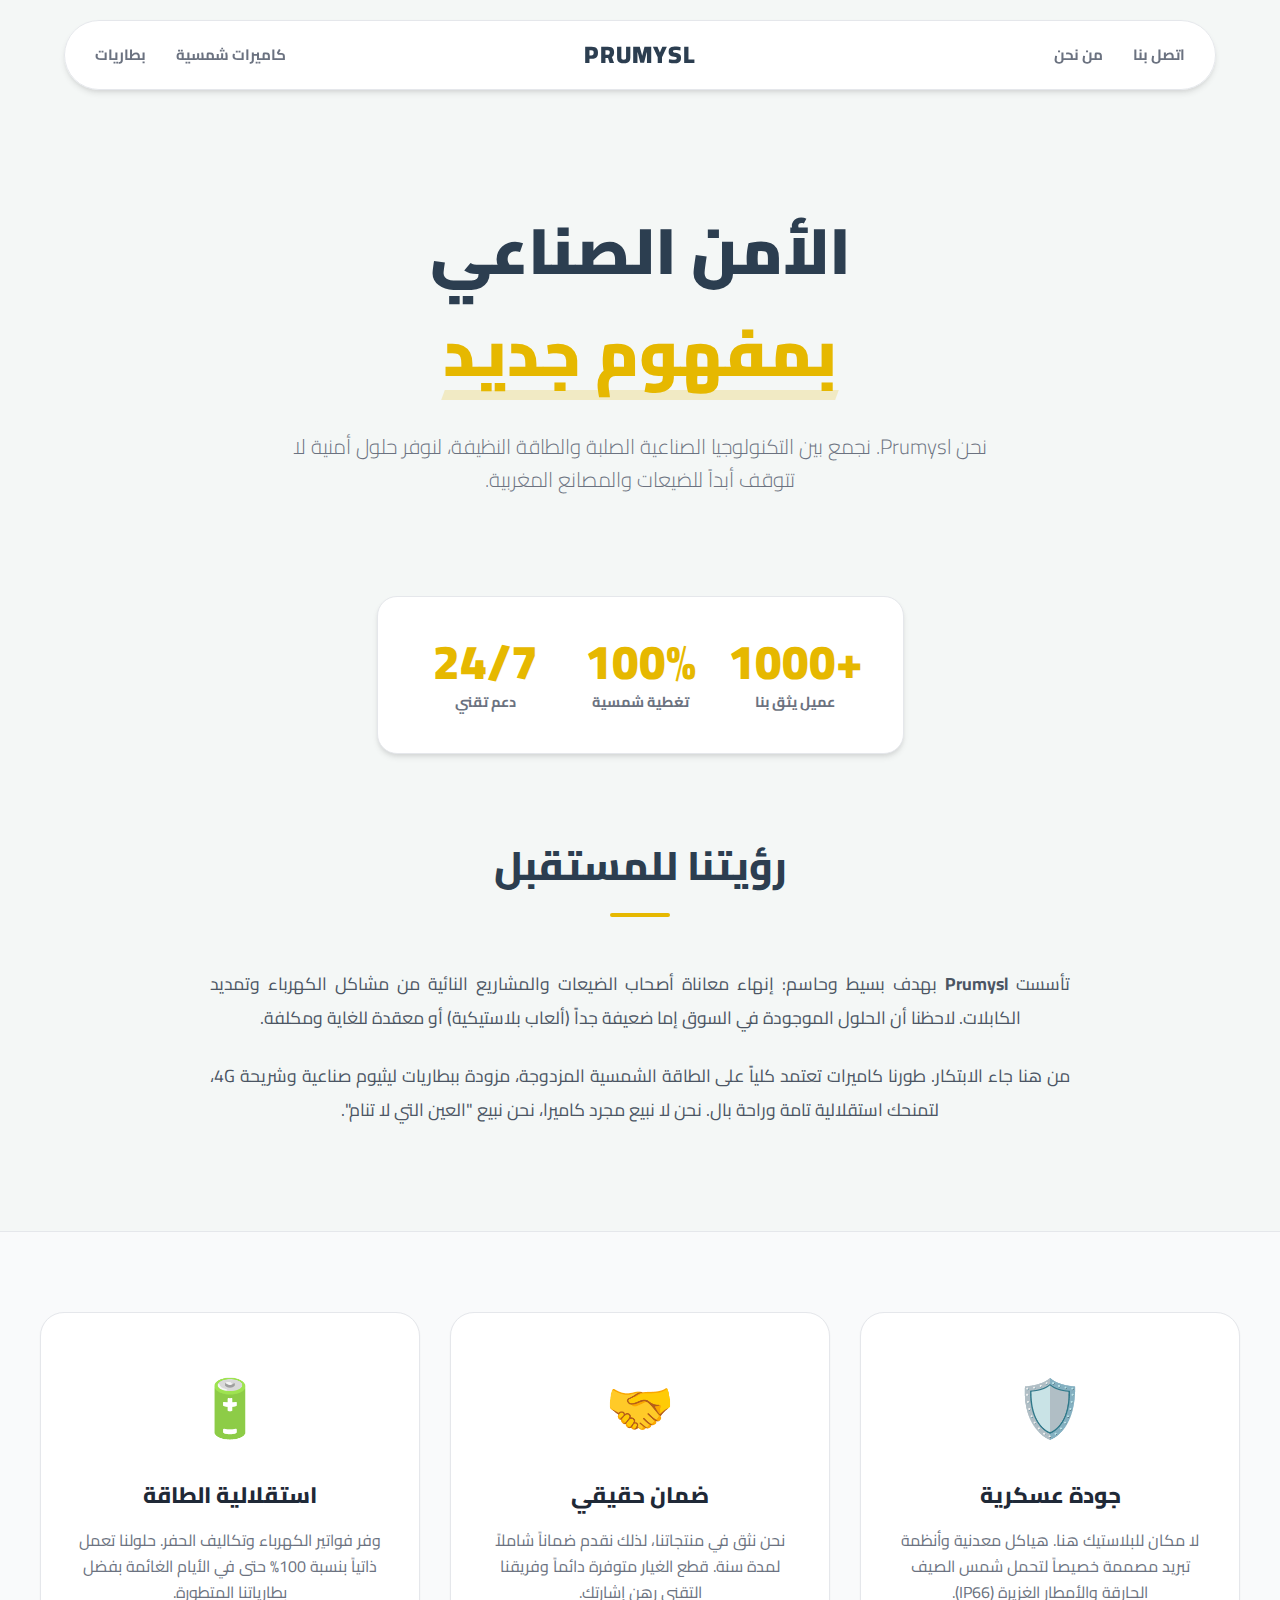
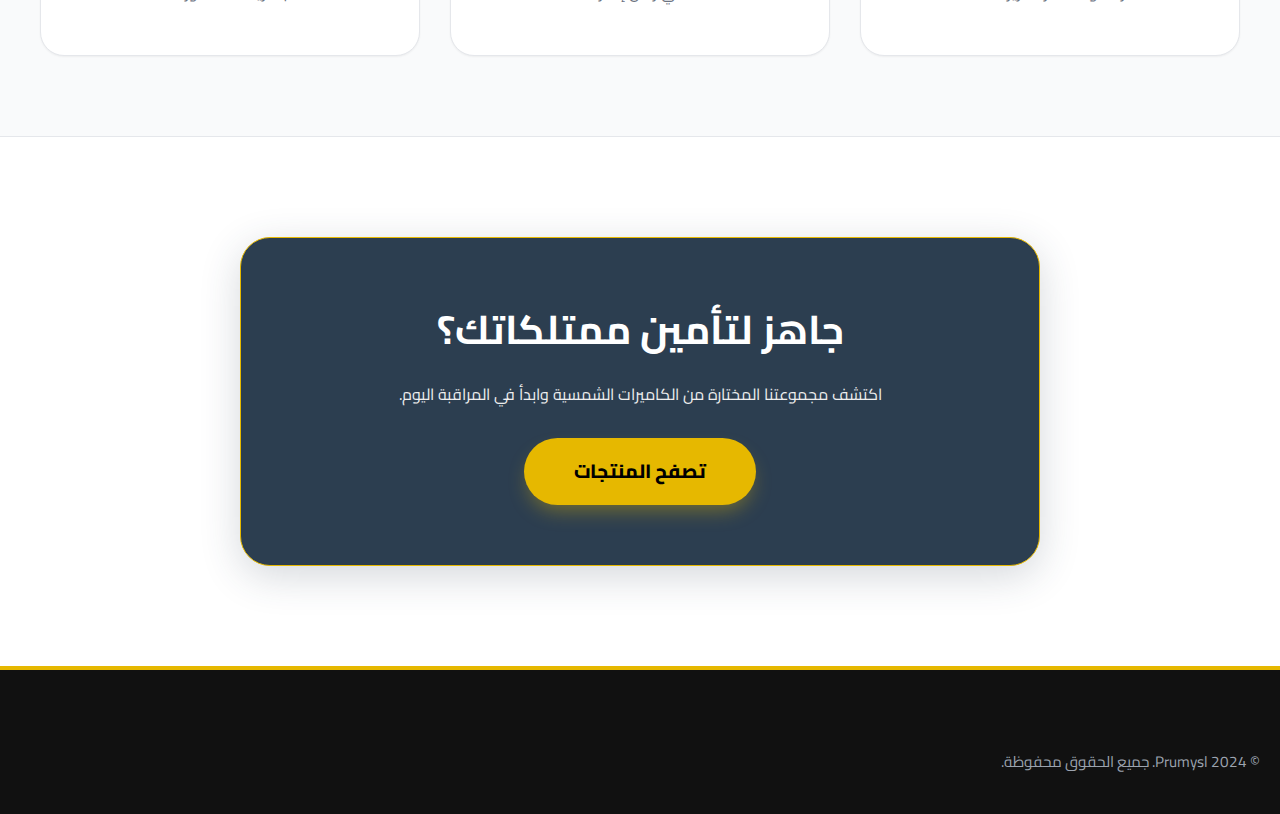
<file: about.html>
<!DOCTYPE html>
<html lang="ar" dir="rtl">
<head>
    <meta charset="UTF-8">
    <meta name="viewport" content="width=device-width, initial-scale=1.0">
    <title>من نحن | Prumysl - Industrial Security</title>
    <link href="https://fonts.googleapis.com/css2?family=Cairo:wght@400;600;700;900&display=swap" rel="stylesheet">
    <link rel="stylesheet" href="style.css">
</head>
<body>

    <div class="scroll-progress" id="scrollProgress"></div>

    <header class="floating-header">
        <div class="mobile-toggle" onclick="toggleMenu()">&#9776;</div>
        <nav class="nav-group">
            <a href="contact.html" class="nav-link">اتصل بنا</a>
            <a href="about.html" class="nav-link">من نحن</a>
        </nav>
        <a href="index.html" class="logo">Prumysl</a>
        <nav class="nav-group">
            <a href="index.html#products" class="nav-link">كاميرات شمسية</a>
            <a href="index.html#batteries" class="nav-link">بطاريات</a>
        </nav>
    </header>

    <div class="mobile-menu-container" id="mobileMenu">
        <a href="index.html" class="mobile-link">الرئيسية</a>
        <a href="index.html#products" class="mobile-link">المنتجات</a>
        <a href="contact.html" class="mobile-link">اتصل بنا</a>
    </div>

    <section class="about-hero">
        <h1>الأمن الصناعي <br><span class="hero-highlight">بمفهوم جديد</span></h1>
        <p>نحن Prumysl. نجمع بين التكنولوجيا الصناعية الصلبة والطاقة النظيفة، لنوفر حلول أمنية لا تتوقف أبداً للضيعات والمصانع المغربية.</p>
    </section>

    <div class="stats-bar">
        <div class="stat-item">
            <h3>+1000</h3>
            <p>عميل يثق بنا</p>
        </div>
        <div class="stat-item">
            <h3>100%</h3>
            <p>تغطية شمسية</p>
        </div>
        <div class="stat-item">
            <h3>24/7</h3>
            <p>دعم تقني</p>
        </div>
    </div>

    <section class="story-section">
        <div class="section-header">
            <h2>رؤيتنا للمستقبل</h2>
            <div></div>
        </div>
        <p class="story-text">
            تأسست <strong>Prumysl</strong> بهدف بسيط وحاسم: إنهاء معاناة أصحاب الضيعات والمشاريع النائية من مشاكل الكهرباء وتمديد الكابلات. لاحظنا أن الحلول الموجودة في السوق إما ضعيفة جداً (ألعاب بلاستيكية) أو معقدة للغاية ومكلفة.
        </p>
        <p class="story-text">
            من هنا جاء الابتكار. طورنا كاميرات تعتمد كلياً على الطاقة الشمسية المزدوجة، مزودة ببطاريات ليثيوم صناعية وشريحة 4G، لتمنحك استقلالية تامة وراحة بال. نحن لا نبيع مجرد كاميرا، نحن نبيع "العين التي لا تنام".
        </p>
    </section>

    <section class="values-section">
        <div class="values-grid">
            <div class="value-card">
                <span class="value-icon">🛡️</span>
                <div class="value-title">جودة عسكرية</div>
                <p class="value-desc">لا مكان للبلاستيك هنا. هياكل معدنية وأنظمة تبريد مصممة خصيصاً لتحمل شمس الصيف الحارقة والأمطار الغزيرة (IP66).</p>
            </div>
            <div class="value-card">
                <span class="value-icon">🤝</span>
                <div class="value-title">ضمان حقيقي</div>
                <p class="value-desc">نحن نثق في منتجاتنا، لذلك نقدم ضماناً شاملاً لمدة سنة. قطع الغيار متوفرة دائماً وفريقنا التقني رهن إشارتك.</p>
            </div>
            <div class="value-card">
                <span class="value-icon">🔋</span>
                <div class="value-title">استقلالية الطاقة</div>
                <p class="value-desc">وفر فواتير الكهرباء وتكاليف الحفر. حلولنا تعمل ذاتياً بنسبة 100% حتى في الأيام الغائمة بفضل بطارياتنا المتطورة.</p>
            </div>
        </div>
    </section>

    <section class="cta-section">
        <div class="cta-box">
            <h2 style="color:#fff; font-size:2.5rem; margin-bottom:20px;">جاهز لتأمين ممتلكاتك؟</h2>
            <p style="color:#eee; margin-bottom:0;">اكتشف مجموعتنا المختارة من الكاميرات الشمسية وابدأ في المراقبة اليوم.</p>
            <a href="index.html#products" class="cta-btn">تصفح المنتجات</a>
        </div>
    </section>

    <footer class="site-footer">
        <p>&copy; 2024 Prumysl. جميع الحقوق محفوظة.</p>
    </footer>

    <script src="script.js"></script>
</body>
</html>
</file>
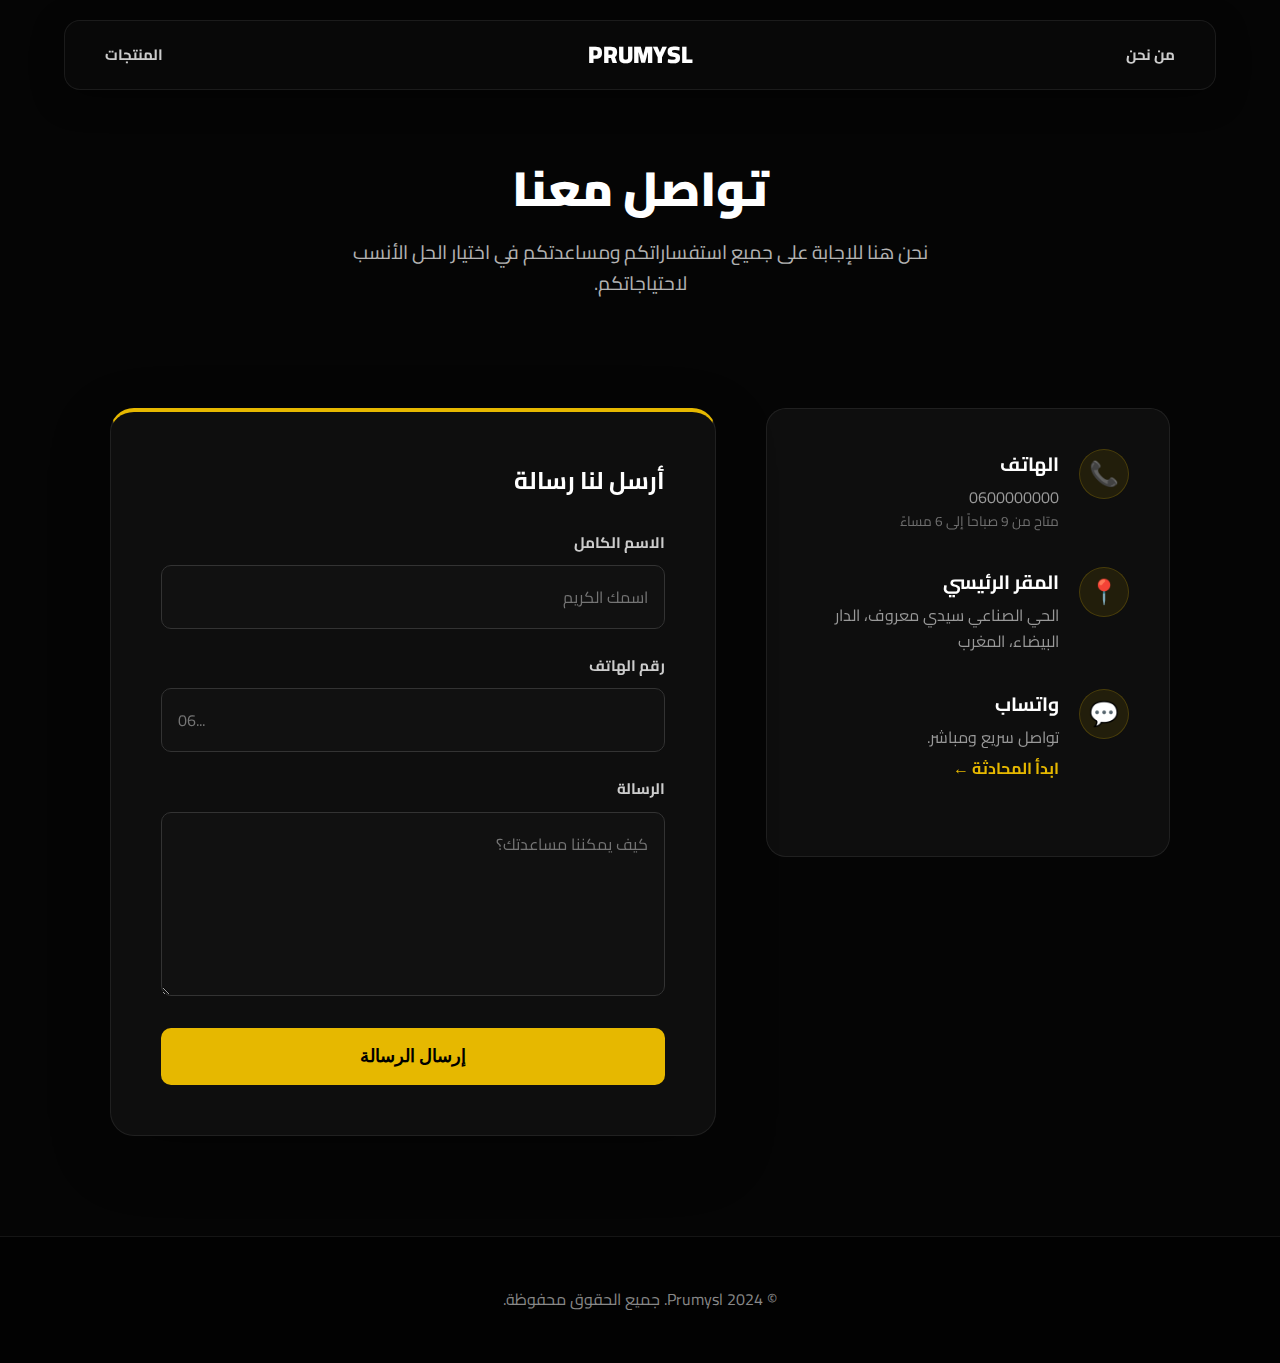
<file: contact.html>
<!DOCTYPE html>
<html lang="ar" dir="rtl">
<head>
    <meta charset="UTF-8">
    <meta name="viewport" content="width=device-width, initial-scale=1.0">
    <title>اتصل بنا - Prumysl</title>
    <link href="https://fonts.googleapis.com/css2?family=Cairo:wght@400;600;700;900&display=swap" rel="stylesheet">
    <style>
        :root {
            --primary: #e6b800;
            --primary-glow: rgba(230, 184, 0, 0.4);
            --dark-bg: #050505;
            --card-bg: rgba(20, 20, 20, 0.6);
            --glass-border: rgba(255, 255, 255, 0.08);
            --text-main: #ffffff;
            --text-muted: #a0a0a0;
        }
        * { box-sizing: border-box; margin: 0; padding: 0; outline:none; }
        body { font-family: 'Cairo', sans-serif; background-color: var(--dark-bg); color: var(--text-main); line-height:1.6; }
        a { text-decoration: none; color: inherit; transition:0.3s; }

        /* Shared Header/Footer CSS */
        .floating-header {
            position: fixed; top: 20px; left: 50%; transform: translateX(-50%); width: 90%; max-width: 1200px; height: 70px; z-index: 1000;
            background: rgba(10, 10, 10, 0.7); backdrop-filter: blur(20px); border: 1px solid var(--glass-border); border-radius: 16px;
            display: flex; justify-content: space-between; align-items: center; padding: 0 30px; box-shadow: 0 8px 32px rgba(0,0,0,0.4);
        }
        .logo { font-size: 24px; font-weight: 900; color: #fff; position: absolute; left: 50%; transform: translateX(-50%); text-transform: uppercase; }
        .nav-link { color: #ccc; font-weight: 700; margin: 0 10px; text-decoration: none; font-size:15px; }
        .nav-link:hover { color: var(--primary); }

        .page-header { background-color: #050505; padding: 150px 20px 60px; text-align: center; }
        .page-header h1 { font-size: 3rem; font-weight: 900; margin-bottom: 10px; color: #fff; }
        .page-header p { opacity: 0.7; font-size: 1.2rem; max-width: 600px; margin: 0 auto; }

        .contact-container {
            max-width: 1100px; margin: 50px auto; padding: 0 20px;
            display: grid; grid-template-columns: 1fr 1.5fr; gap: 50px; align-items: start;
        }
        
        .contact-info {
            background: var(--card-bg); padding: 40px; border-radius: 20px;
            border: 1px solid var(--glass-border); height: fit-content;
            backdrop-filter: blur(10px);
        }
        .info-item { margin-bottom: 35px; display: flex; align-items: flex-start; gap: 20px; }
        .info-icon { background: rgba(230, 184, 0, 0.1); color: var(--primary); width: 50px; height: 50px; display: flex; align-items: center; justify-content: center; border-radius: 50%; font-size: 1.5rem; flex-shrink: 0; border: 1px solid rgba(230, 184, 0, 0.2); }
        .info-text h4 { font-size: 1.2rem; font-weight: 700; margin-bottom: 5px; color: #fff; }
        .info-text p { color: #999; font-size: 1rem; line-height: 1.6; }

        .contact-form-box {
            background: var(--card-bg); padding: 50px; border-radius: 24px;
            border: 1px solid var(--glass-border); border-top: 4px solid var(--primary);
            backdrop-filter: blur(10px); box-shadow: 0 20px 60px rgba(0,0,0,0.3);
        }
        .form-label { display: block; margin-bottom: 10px; font-weight: 700; font-size: 0.95rem; color: #ccc; }
        .form-input, .form-textarea {
            width: 100%; padding: 16px; border: 1px solid #333; border-radius: 10px; background: #111; color: #fff;
            font-family: inherit; font-size: 1rem; transition: 0.3s; margin-bottom: 25px;
        }
        .form-input:focus, .form-textarea:focus { border-color: var(--primary); outline: none; box-shadow: 0 0 15px rgba(230,184,0,0.15); }
        
        .submit-btn {
            background: var(--primary); color: #000; border: none; padding: 18px 30px;
            font-size: 1.1rem; font-weight: 800; border-radius: 10px; cursor: pointer; transition: 0.3s; width: 100%;
        }
        .submit-btn:hover { box-shadow: 0 10px 30px rgba(230,184,0,0.3); transform: translateY(-3px); }

        .site-footer { background-color: #020202; border-top: 1px solid var(--glass-border); padding: 50px 20px; color: #888; text-align: center; margin-top: 100px; }

        @media (max-width: 900px) { .contact-container { grid-template-columns: 1fr; } .floating-header .nav-link { display: none; } }
    </style>
</head>
<body>
    <header class="floating-header">
        <a href="about.html" class="nav-link">من نحن</a>
        <a href="index.html" class="logo">Prumysl</a>
        <a href="index.html#products" class="nav-link">المنتجات</a>
    </header>

    <div class="page-header">
        <h1>تواصل معنا</h1>
        <p>نحن هنا للإجابة على جميع استفساراتكم ومساعدتكم في اختيار الحل الأنسب لاحتياجاتكم.</p>
    </div>

    <div class="contact-container">
        <div class="contact-info">
            <div class="info-item">
                <div class="info-icon">📞</div>
                <div class="info-text">
                    <h4>الهاتف</h4>
                    <p>0600000000</p>
                    <p style="font-size:0.85rem; opacity:0.7;">متاح من 9 صباحاً إلى 6 مساءً</p>
                </div>
            </div>
            <div class="info-item">
                <div class="info-icon">📍</div>
                <div class="info-text">
                    <h4>المقر الرئيسي</h4>
                    <p>الحي الصناعي سيدي معروف، الدار البيضاء، المغرب</p>
                </div>
            </div>
            <div class="info-item">
                <div class="info-icon">💬</div>
                <div class="info-text">
                    <h4>واتساب</h4>
                    <p>تواصل سريع ومباشر.</p>
                    <a href="https://wa.me/212600000000" target="_blank" style="color:var(--primary); font-weight:700; margin-top:5px; display:inline-block;">ابدأ المحادثة &larr;</a>
                </div>
            </div>
        </div>

        <div class="contact-form-box">
            <h2 style="margin-bottom:30px; color:#fff;">أرسل لنا رسالة</h2>
            <form>
                <div>
                    <label class="form-label">الاسم الكامل</label>
                    <input type="text" class="form-input" placeholder="اسمك الكريم" required>
                </div>
                
                <div>
                    <label class="form-label">رقم الهاتف</label>
                    <input type="tel" class="form-input" placeholder="06..." required>
                </div>
                
                <div>
                    <label class="form-label">الرسالة</label>
                    <textarea class="form-textarea" rows="5" placeholder="كيف يمكننا مساعدتك؟" required></textarea>
                </div>
                
                <button type="submit" class="submit-btn">إرسال الرسالة</button>
            </form>
        </div>
    </div>

    <footer class="site-footer">
        <p>&copy; 2024 Prumysl. جميع الحقوق محفوظة.</p>
    </footer>
</body>
</html>
</file>
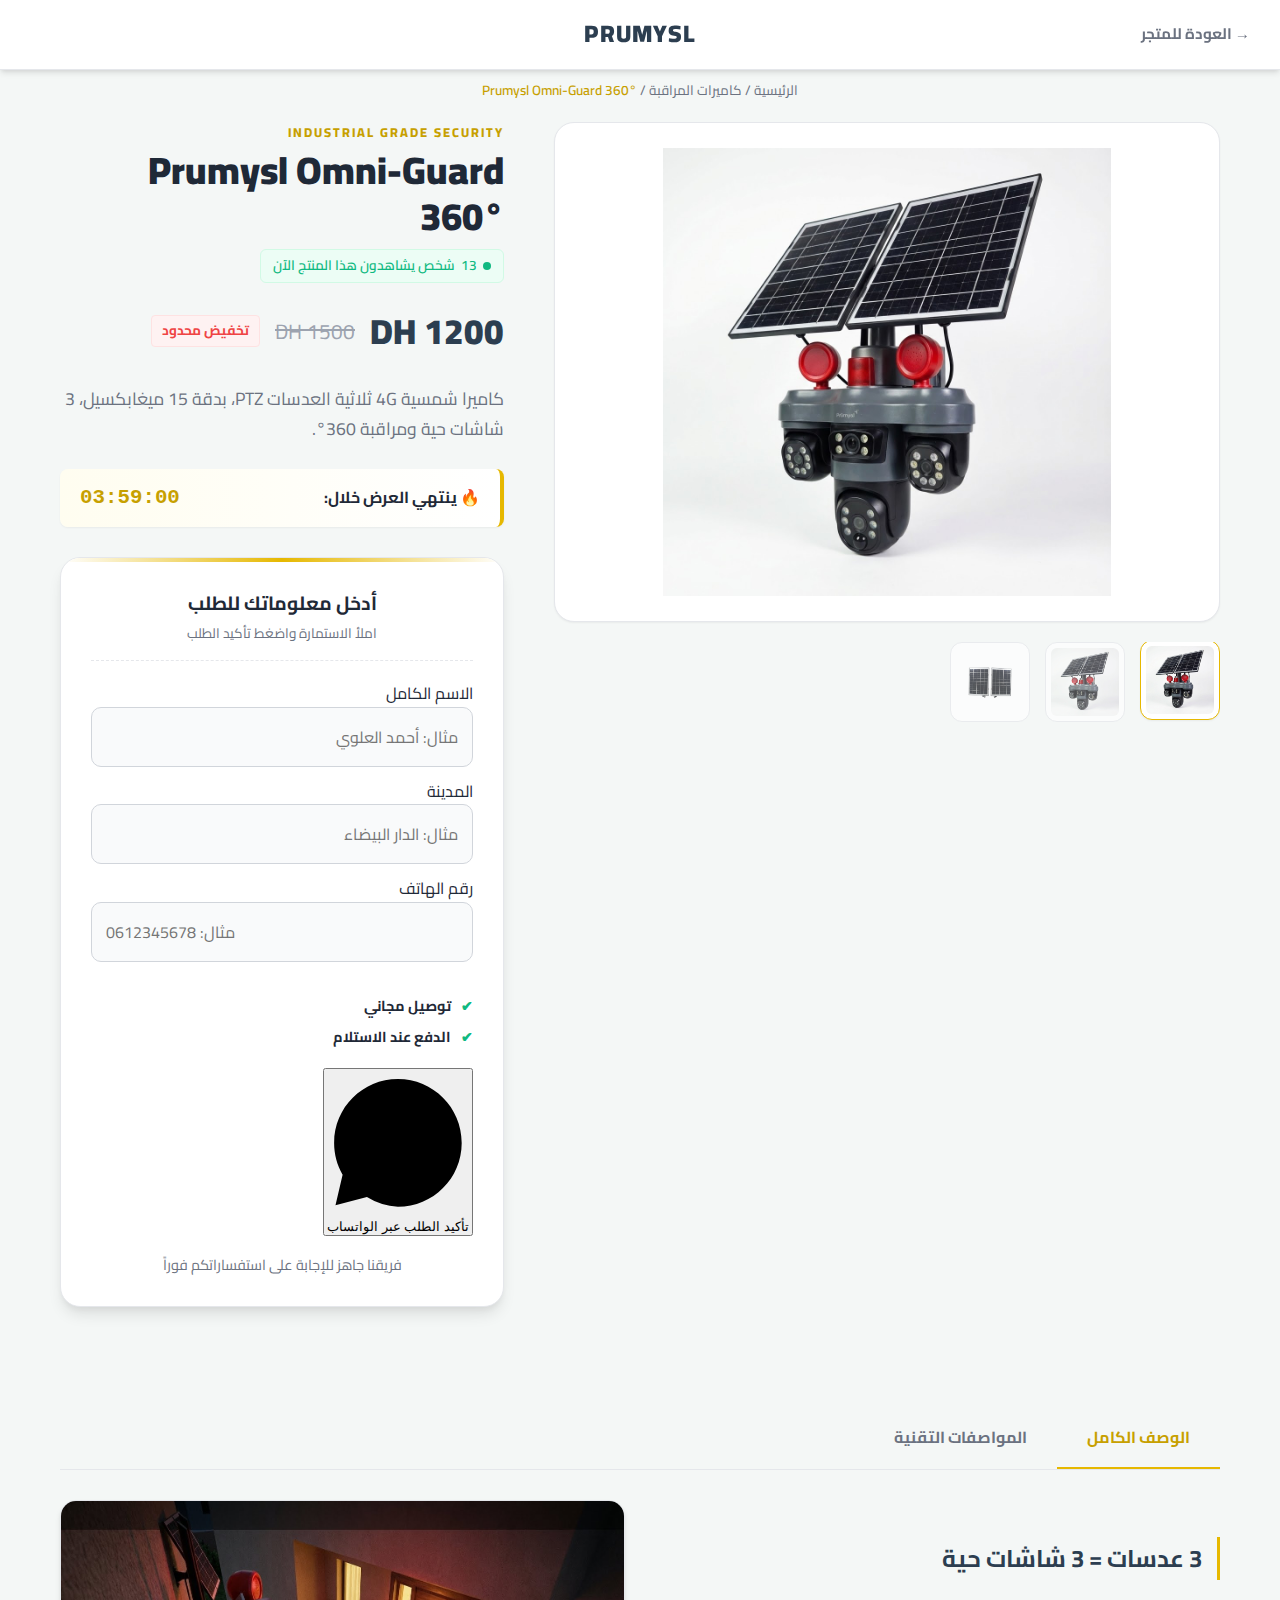
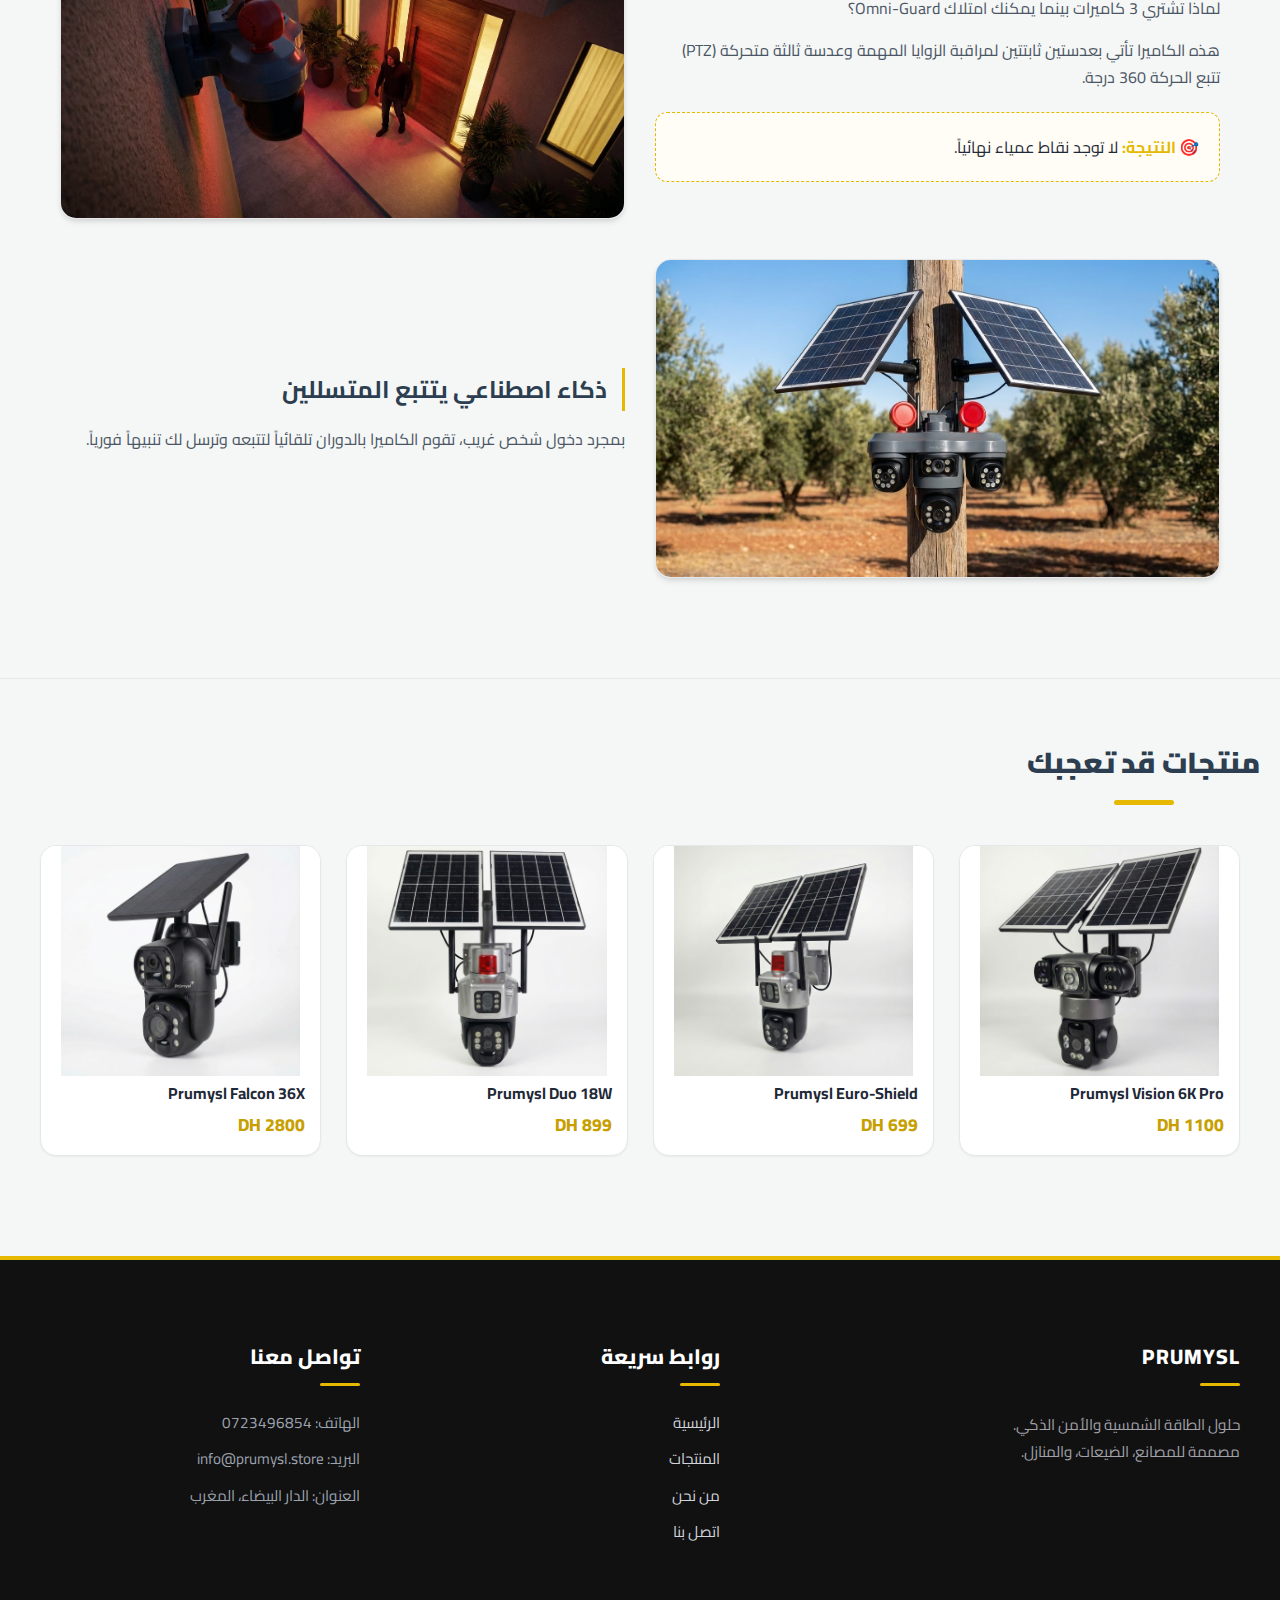
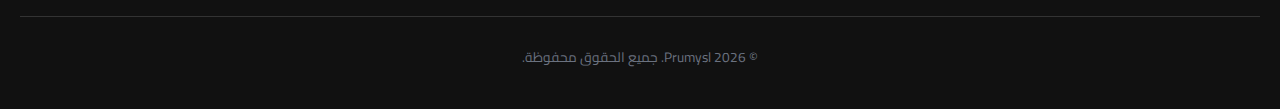
<file: product.html>
<!DOCTYPE html>
<html lang="ar" dir="rtl">
<head>
    <meta charset="UTF-8">
    <meta name="viewport" content="width=device-width, initial-scale=1.0">
    <title>Prumysl Store - Loading...</title>
    <meta name="description" content="أقوى كاميرات المراقبة الشمسية في المغرب.">
    <link href="https://fonts.googleapis.com/css2?family=Cairo:wght@400;600;700;900&display=swap" rel="stylesheet">
    <link rel="stylesheet" href="style.css">
</head>
<body>

    <div id="preloader" class="preloader">
        <div class="spinner"></div>
        <div class="loader-logo">Prumysl</div>
    </div>

    <div class="scroll-progress" id="scrollProgress"></div>

    <header class="floating-header full-width">
        <a href="index.html" class="back-btn">→ العودة للمتجر</a>
        <div class="logo">Prumysl</div>
        <div style="width: 80px;"></div>
    </header>

    <div class="breadcrumbs">الرئيسية / كاميرات المراقبة / <span id="bread-title">...</span></div>

    <div class="product-container">
        
        <div class="product-gallery">
            <div class="main-img-wrap" id="zoom-container">
                <img id="main-img" src="" alt="Product Image" class="main-img" onerror="this.src='https://placehold.co/600x600/f8f9fa/e6b800?text=Prumysl+Secure'">
            </div>
            <div class="thumbnails" id="thumbs-container"></div>
        </div>

        <div class="product-info">
            <span class="product-category">INDUSTRIAL GRADE SECURITY</span>
            <h1 id="p-title" class="product-title-page">...</h1>
            <div class="social-proof-banner">
                <span class="live-dot"></span>
                <span id="view-counter">12</span> شخص يشاهدون هذا المنتج الآن
            </div>

            <div id="offers-container" class="offers-container"></div>
            
            <div class="price-box">
                <span id="p-price" class="current-price">...</span>
                <span id="p-old-price" class="old-price">...</span>
                <span class="discount-tag">تخفيض محدود</span>
            </div>

            <p id="p-desc" style="color:var(--text-muted); font-size:1.1rem; margin-bottom:25px; line-height:1.7;">Loading details...</p>

            <div class="timer-box">
                <span>🔥 ينتهي العرض خلال:</span>
                <span id="countdown" class="countdown-digits">03:59:00</span>
            </div>

            <div class="order-card">
                <input type="hidden" id="selected-variant" value="Standard">
                <div class="order-header">
                    <h4>أدخل معلوماتك للطلب</h4>
                    <p style="font-size:0.85rem; color:var(--text-muted);">املأ الاستمارة واضغط تأكيد الطلب</p>
                </div>

                <form onsubmit="orderViaWhatsAppWithForm(event)">
                    <div class="form-group">
                        <label>الاسم الكامل</label>
                        <input type="text" id="c-name" class="form-input" placeholder="مثال: أحمد العلوي" required>
                    </div>

                    <div class="form-group">
                        <label>المدينة</label>
                        <input type="text" id="c-city" class="form-input" placeholder="مثال: الدار البيضاء" required>
                    </div>

                    <div class="form-group">
                        <label>رقم الهاتف</label>
                        <input type="tel" id="c-phone" class="form-input" placeholder="مثال: 0612345678" required>
                    </div>

                    <div class="benefits-list" style="margin:20px 0;">
                        <div style="display:flex; align-items:center; gap:10px; margin-bottom:8px; color:var(--text-main); font-weight:700; font-size:0.9rem;">
                            <span style="color:var(--success);">✔</span> توصيل مجاني
                        </div>
                        <div style="display:flex; align-items:center; gap:10px; color:var(--text-main); font-weight:700; font-size:0.9rem;">
                            <span style="color:var(--success);">✔</span> الدفع عند الاستلام
                        </div>
                    </div>

                    <button type="submit" class="whatsapp-order-btn">
                        <svg viewBox="0 0 32 32" class="wa-order-icon"><path d="M16 2C8.268 2 2 8.268 2 16c0 2.475.642 4.85 1.863 6.963L2.3 29.7l6.9-1.808A13.926 13.926 0 0016 30c7.732 0 14-6.268 14-14S23.732 2 16 2z"/></svg>
                        <span>تأكيد الطلب عبر الواتساب</span>
                    </button>
                </form>

                <div class="wa-link">
                    فريقنا جاهز للإجابة على استفساراتكم فوراً
                </div>
            </div>

        </div>
    </div>

    <div style="max-width:1200px; margin:0 auto 60px; padding:0 20px;">
        <div class="tabs-header">
            <button class="tab-btn active" onclick="openTab(event, 'desc-tab')">الوصف الكامل</button>
            <button class="tab-btn" onclick="openTab(event, 'specs-tab')">المواصفات التقنية</button>
        </div>
        
        <div id="desc-tab" class="tab-content active">
            <div id="full-desc-text"></div>
        </div>
        
        <div id="specs-tab" class="tab-content">
            <table class="specs-table">
                <tbody id="specs-body"></tbody>
            </table>
        </div>
    </div>

    <div class="related-section">
        <h3 class="section-title" style="font-size:1.8rem; margin-bottom:40px;">منتجات قد تعجبك</h3>
        <div class="related-grid" id="related-grid"></div>
    </div>

    <div class="mobile-sticky-bar">
        <div class="m-price" id="m-price">...</div>
        <button onclick="document.querySelector('.order-card').scrollIntoView({behavior: 'smooth'})" class="m-btn">اطلب الآن</button>
    </div>

    <footer class="site-footer">
        <div class="footer-container">
            <div class="footer-col">
                <h3>PRUMYSL</h3>
                <p>حلول الطاقة الشمسية والأمن الذكي.<br>مصممة للمصانع، الضيعات، والمنازل.</p>
            </div>
            <div class="footer-col">
                <h3>روابط سريعة</h3>
                <ul>
                    <li><a href="index.html">الرئيسية</a></li>
                    <li><a href="index.html#products">المنتجات</a></li>
                    <li><a href="about.html">من نحن</a></li>
                    <li><a href="contact.html">اتصل بنا</a></li>
                </ul>
            </div>
            <div class="footer-col">
                <h3>تواصل معنا</h3>
                <ul>
                    <li>الهاتف: 0723496854</li>
                    <li>البريد: info@prumysl.store</li>
                    <li>العنوان: الدار البيضاء، المغرب</li>
                </ul>
            </div>
        </div>
        <div class="footer-bottom">
            <p>&copy; <span id="year"></span> Prumysl. جميع الحقوق محفوظة.</p>
        </div>
    </footer>

    <script src="script.js"></script>
    <script>
        function openTab(evt, tabName) {
            document.querySelectorAll('.tab-content').forEach(tc => tc.classList.remove('active'));
            document.querySelectorAll('.tab-btn').forEach(tb => tb.classList.remove('active'));
            document.getElementById(tabName).classList.add('active');
            evt.currentTarget.classList.add('active');
        }
    </script>
</body>
</html>
</file>
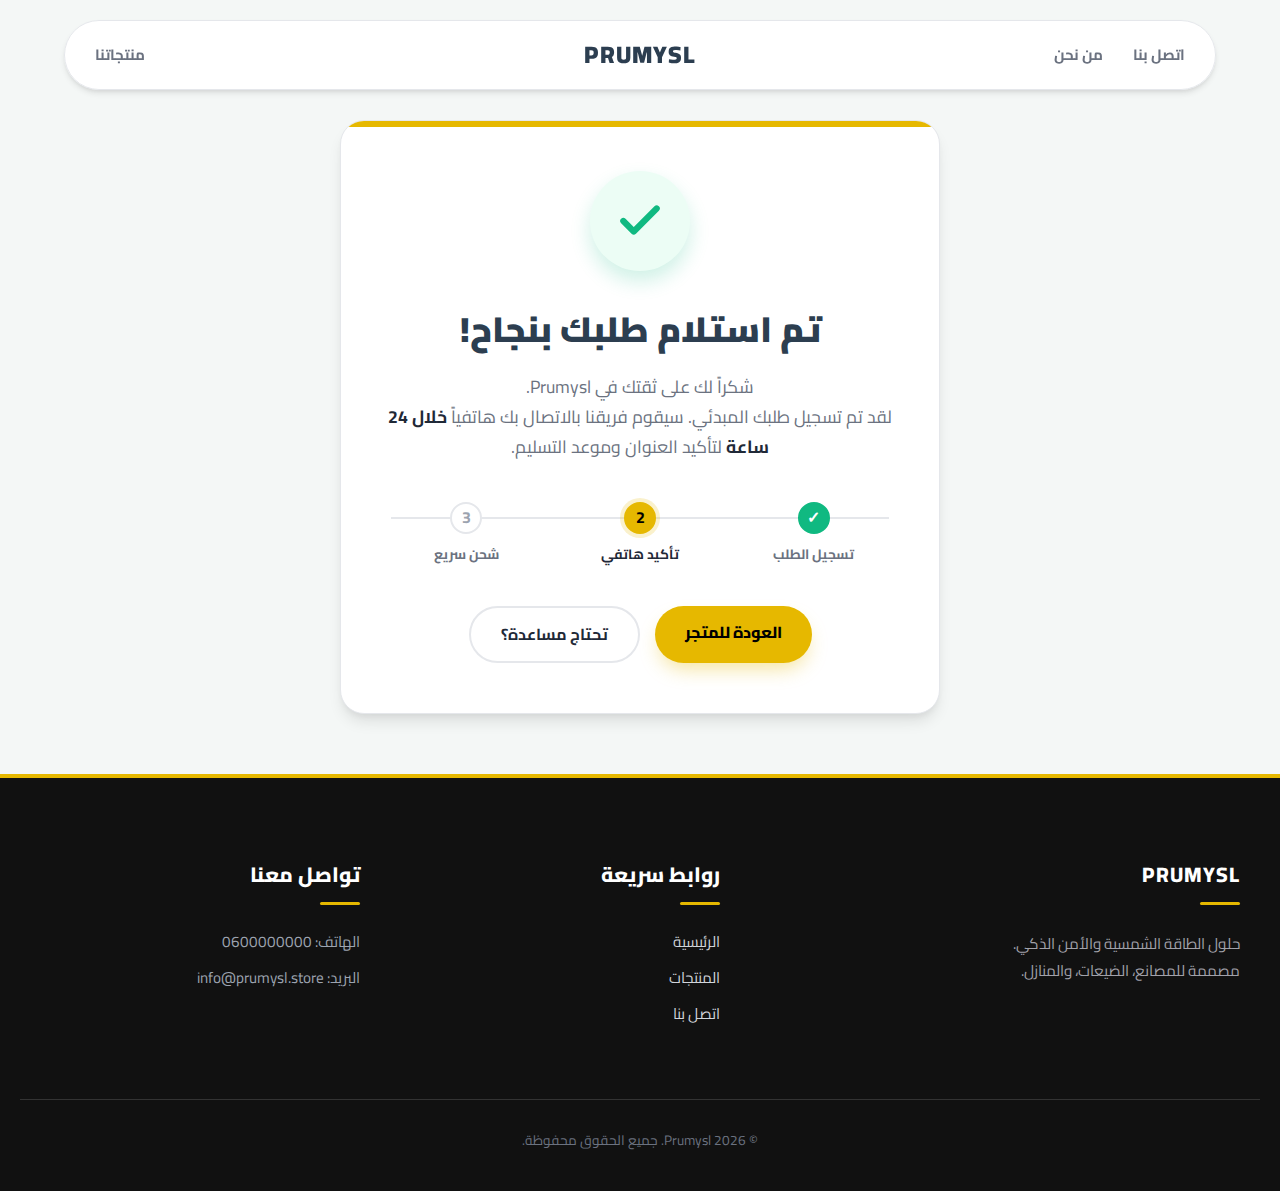
<file: thankyou.html>
<!DOCTYPE html>
<html lang="ar" dir="rtl">
<head>
    <meta charset="UTF-8">
    <meta name="viewport" content="width=device-width, initial-scale=1.0">
    <title>شكراً لك - Prumysl Store</title>
    <link href="https://fonts.googleapis.com/css2?family=Cairo:wght@400;600;700;900&display=swap" rel="stylesheet">
    <link rel="stylesheet" href="style.css">
    <style>
        /* Page Specific Styles (Add to style.css if preferred) */
        .thank-you-section {
            min-height: 80vh;
            display: flex;
            align-items: center;
            justify-content: center;
            padding: 120px 20px 60px;
            background: var(--bg-body);
        }

        .success-card {
            background: #fff;
            max-width: 600px;
            width: 100%;
            padding: 50px 30px;
            border-radius: 24px;
            border: 1px solid var(--border-light);
            text-align: center;
            box-shadow: var(--shadow-lg);
            position: relative;
            overflow: hidden;
        }

        /* Top Gold Line */
        .success-card::before {
            content: '';
            position: absolute;
            top: 0; left: 0; right: 0;
            height: 6px;
            background: var(--primary);
        }

        .success-icon-wrap {
            width: 100px;
            height: 100px;
            background: #ecfdf5;
            border-radius: 50%;
            display: flex;
            align-items: center;
            justify-content: center;
            margin: 0 auto 30px;
            color: var(--success);
            box-shadow: 0 10px 20px rgba(16, 185, 129, 0.2);
            animation: popIn 0.6s cubic-bezier(0.175, 0.885, 0.32, 1.275);
        }

        .success-icon-wrap svg {
            width: 50px;
            height: 50px;
            stroke-width: 3;
        }

        .ty-title {
            font-size: 2.2rem;
            font-weight: 900;
            color: var(--accent-blue);
            margin-bottom: 15px;
        }

        .ty-text {
            color: var(--text-muted);
            font-size: 1.1rem;
            line-height: 1.7;
            margin-bottom: 40px;
        }

        /* Order Steps Timeline */
        .order-steps {
            display: flex;
            justify-content: space-between;
            margin-bottom: 40px;
            position: relative;
            padding: 0 10px;
        }

        /* Connecting Line */
        .order-steps::after {
            content: '';
            position: absolute;
            top: 15px;
            left: 20px;
            right: 20px;
            height: 2px;
            background: #e5e7eb;
            z-index: 0;
        }

        .step {
            position: relative;
            z-index: 1;
            display: flex;
            flex-direction: column;
            align-items: center;
            gap: 10px;
            width: 33%;
        }

        .step-circle {
            width: 32px;
            height: 32px;
            background: #fff;
            border: 2px solid #e5e7eb;
            border-radius: 50%;
            display: flex;
            align-items: center;
            justify-content: center;
            font-weight: 700;
            color: #9ca3af;
            transition: 0.3s;
        }

        .step.active .step-circle {
            background: var(--primary);
            border-color: var(--primary);
            color: #000;
            box-shadow: 0 0 0 4px rgba(230, 184, 0, 0.2);
        }

        .step.completed .step-circle {
            background: var(--success);
            border-color: var(--success);
            color: #fff;
        }

        .step-label {
            font-size: 0.85rem;
            font-weight: 700;
            color: var(--text-muted);
        }

        .step.active .step-label { color: var(--text-main); }

        .action-btns {
            display: flex;
            gap: 15px;
            justify-content: center;
        }

        @keyframes popIn {
            0% { transform: scale(0); opacity: 0; }
            100% { transform: scale(1); opacity: 1; }
        }

        @media (max-width: 600px) {
            .thank-you-section { padding: 100px 20px 40px; }
            .order-steps { font-size: 0.8rem; }
            .step-circle { width: 28px; height: 28px; font-size: 0.9rem; }
            .action-btns { flex-direction: column; }
            .btn-outline, .btn-primary { width: 100%; }
        }

        .btn-primary {
            background: var(--primary);
            color: #000;
            padding: 14px 30px;
            border-radius: 50px;
            font-weight: 800;
            box-shadow: var(--shadow-gold);
            display: inline-block;
            border: none;
            cursor: pointer;
        }
        
        .btn-outline {
            background: transparent;
            color: var(--text-main);
            padding: 14px 30px;
            border-radius: 50px;
            font-weight: 700;
            border: 2px solid var(--border-light);
            display: inline-block;
            cursor: pointer;
        }
        .btn-outline:hover { border-color: var(--text-main); }
    </style>
</head>
<body>

    <div id="preloader" class="preloader">
        <div class="spinner"></div>
        <div class="loader-logo">Prumysl</div>
    </div>

    <header class="floating-header">
        <div class="mobile-toggle" onclick="toggleMenu()">☰</div>
        <nav class="nav-group">
            <a href="contact.html" class="nav-link">اتصل بنا</a>
            <a href="about.html" class="nav-link">من نحن</a>
        </nav>
        <a href="index.html" class="logo">Prumysl</a>
        <nav class="nav-group">
            <a href="index.html#products" class="nav-link">منتجاتنا</a>
        </nav>
    </header>

    <div class="mobile-menu-container" id="mobileMenu">
        <a href="index.html" class="mobile-link">الرئيسية</a>
        <a href="index.html#products" class="mobile-link">المنتجات</a>
        <a href="contact.html" class="mobile-link">اتصل بنا</a>
    </div>

    <section class="thank-you-section">
        <div class="success-card">
            
            <div class="success-icon-wrap">
                <svg viewBox="0 0 24 24" fill="none" stroke="currentColor" stroke-linecap="round" stroke-linejoin="round">
                    <path d="M20 6L9 17l-5-5"></path>
                </svg>
            </div>

            <h1 class="ty-title">تم استلام طلبك بنجاح!</h1>
            <p class="ty-text">
                شكراً لك على ثقتك في Prumysl. <br>
                لقد تم تسجيل طلبك المبدئي. سيقوم فريقنا بالاتصال بك هاتفياً 
                <strong style="color:var(--text-main)">خلال 24 ساعة</strong> لتأكيد العنوان وموعد التسليم.
            </p>

            <div class="order-steps">
                <div class="step completed">
                    <div class="step-circle">✓</div>
                    <span class="step-label">تسجيل الطلب</span>
                </div>
                <div class="step active">
                    <div class="step-circle">2</div>
                    <span class="step-label">تأكيد هاتفي</span>
                </div>
                <div class="step">
                    <div class="step-circle">3</div>
                    <span class="step-label">شحن سريع</span>
                </div>
            </div>

            <div class="action-btns">
                <a href="index.html" class="btn-primary">العودة للمتجر</a>
                <a href="contact.html" class="btn-outline">تحتاج مساعدة؟</a>
            </div>

        </div>
    </section>

    <footer class="site-footer">
        <div class="footer-container">
            <div class="footer-col">
                <h3>PRUMYSL</h3>
                <p>حلول الطاقة الشمسية والأمن الذكي.<br>مصممة للمصانع، الضيعات، والمنازل.</p>
            </div>
            <div class="footer-col">
                <h3>روابط سريعة</h3>
                <ul>
                    <li><a href="index.html">الرئيسية</a></li>
                    <li><a href="index.html#products">المنتجات</a></li>
                    <li><a href="contact.html">اتصل بنا</a></li>
                </ul>
            </div>
            <div class="footer-col">
                <h3>تواصل معنا</h3>
                <ul>
                    <li>الهاتف: 0600000000</li>
                    <li>البريد: info@prumysl.store</li>
                </ul>
            </div>
        </div>
        <div class="footer-bottom">
            <p>&copy; <span id="year"></span> Prumysl. جميع الحقوق محفوظة.</p>
        </div>
    </footer>

    <script src="script.js"></script>
    <script>
        // Optional: Confetti Effect simple simulation
        window.addEventListener('load', () => {
            // If you want to dynamically show the product name from URL (e.g. ?product=Falcon)
            const params = new URLSearchParams(window.location.search);
            const product = params.get('product');
            if(product) {
               // You could add logic here to display "Order for [Product] Received"
            }
        });
    </script>
</body>
</html>
</file>
<file: style.css>
/* =========================================
   1. CORE VARIABLES & RESET (LIGHT THEME)
   ========================================= */
   :root {
    --primary: #e6b800;           /* Gold Brand Color */
    --primary-hover: #c7a000;     /* Darker Gold for hover */
    --accent-blue: #2c3e50;       /* Professional Dark Blue/Gray */
    
    --bg-body: #f4f7f6;           /* Very light gray/blue tint */
    --bg-card: #ffffff;           /* Pure White */
    --bg-footer: #111111;         /* Dark Footer for contrast */
    
    --text-main: #1f2937;         /* Dark Charcoal */
    --text-muted: #6b7280;        /* Medium Gray */
    --text-light: #ffffff;        /* White text */
    
    --border-light: #e5e7eb;      /* Subtle border */
    --success: #10b981;
    --danger: #ef4444;
    --whatsapp: #25D366;

    --shadow-sm: 0 1px 2px 0 rgba(0, 0, 0, 0.05);
    --shadow-md: 0 4px 6px -1px rgba(0, 0, 0, 0.1), 0 2px 4px -1px rgba(0, 0, 0, 0.06);
    --shadow-lg: 0 10px 15px -3px rgba(0, 0, 0, 0.1), 0 4px 6px -2px rgba(0, 0, 0, 0.05);
    --shadow-gold: 0 10px 20px -5px rgba(230, 184, 0, 0.4);
}

* { box-sizing: border-box; margin: 0; padding: 0; outline: none; -webkit-tap-highlight-color: transparent; }

/* Scrollbar Customization */
::-webkit-scrollbar { width: 8px; }
::-webkit-scrollbar-track { background: var(--bg-body); }
::-webkit-scrollbar-thumb { background: #cbd5e1; border-radius: 4px; }
::-webkit-scrollbar-thumb:hover { background: var(--primary); }

body {
    font-family: 'Cairo', sans-serif;
    background-color: var(--bg-body);
    color: var(--text-main);
    overflow-x: hidden;
    scroll-behavior: smooth;
    line-height: 1.6;
    
    /* STICKY FOOTER FIX */
    display: flex;
    flex-direction: column;
    min-height: 100vh;
}

/* Hide the noise/glow elements from the HTML for clean look */
.ambient-glow { display: none; }
body::after { display: none; }

a { text-decoration: none; color: inherit; transition: 0.3s; }
img { max-width: 100%; height: auto; display: block; }
ul { list-style: none; }

/* =========================================
   2. GLOBAL UI ELEMENTS & PRELOADER
   ========================================= */

/* --- PROFESSIONAL PRELOADER --- */
.preloader {
    position: fixed;
    top: 0; left: 0; width: 100%; height: 100%;
    background: #ffffff;
    z-index: 99999; /* Highest priority */
    display: flex;
    flex-direction: column;
    align-items: center;
    justify-content: center;
    transition: opacity 0.6s cubic-bezier(0.4, 0, 0.2, 1), visibility 0.6s ease;
}

/* Class added by JS to hide it */
.preloader.fade-out {
    opacity: 0;
    visibility: hidden;
    pointer-events: none;
}

.spinner {
    width: 60px;
    height: 60px;
    border: 3px solid rgba(230, 184, 0, 0.15); /* Faint gold background ring */
    border-top-color: #e6b800; /* Vibrant gold spinner */
    border-radius: 50%;
    animation: spin 0.9s cubic-bezier(0.5, 0.1, 0.5, 0.9) infinite;
    margin-bottom: 20px;
    box-shadow: 0 0 20px rgba(230, 184, 0, 0.15);
}

.loader-logo {
    font-weight: 900;
    letter-spacing: 3px;
    color: var(--accent-blue);
    font-size: 1.1rem;
    text-transform: uppercase;
    animation: pulseText 1.5s ease-in-out infinite alternate;
}

@keyframes spin { to { transform: rotate(360deg); } }
@keyframes pulseText { from { opacity: 0.5; } to { opacity: 1; } }


/* Scroll Progress Bar */
.scroll-progress {
    position: fixed; top: 0; left: 0; width: 0%; height: 4px;
    background: var(--primary); z-index: 9999;
    box-shadow: 0 0 10px rgba(230, 184, 0, 0.5);
    transition: width 0.1s;
}

.reveal { opacity: 0; transform: translateY(30px); transition: all 0.8s ease-out; }
.reveal.active { opacity: 1; transform: translateY(0); }

.whatsapp-float {
    position: fixed; bottom: 30px; left: 30px;
    width: 60px; height: 60px;
    background-color: #25D366; color: #FFF;
    border-radius: 50%; text-align: center;
    font-size: 30px; box-shadow: 0 4px 15px rgba(37, 211, 102, 0.4);
    z-index: 2000; display: flex; align-items: center; justify-content: center;
    transition: all 0.3s ease; text-decoration: none;
}
.whatsapp-float:hover { transform: scale(1.1); box-shadow: 0 8px 25px rgba(37, 211, 102, 0.6); }
.whatsapp-icon { width: 35px; height: 35px; fill: white; }

/* =========================================
   3. HEADER & NAVIGATION
   ========================================= */
.floating-header {
    position: fixed; top: 20px; left: 50%; transform: translateX(-50%);
    width: 90%; max-width: 1200px; height: 70px; z-index: 1000;
    background: rgba(255, 255, 255, 0.95);
    backdrop-filter: blur(15px); -webkit-backdrop-filter: blur(15px);
    border: 1px solid var(--border-light);
    border-radius: 50px;
    box-shadow: var(--shadow-md);
    display: flex; justify-content: space-between; align-items: center; padding: 0 30px;
    transition: 0.3s;
}

.floating-header.full-width {
    top: 0; left: 0; right: 0; transform: none; width: 100%; max-width: none; border-radius: 0; 
    border: none; border-bottom: 1px solid var(--border-light);
}

.logo { font-size: 24px; font-weight: 900; color: var(--accent-blue); letter-spacing: 1px; text-transform: uppercase; position: absolute; left: 50%; transform: translateX(-50%); white-space: nowrap; }

.nav-group { display: flex; gap: 30px; align-items: center; }
.nav-link { color: var(--text-muted); font-size: 15px; font-weight: 700; position: relative; }
.nav-link::after { content: ''; position: absolute; bottom: -5px; left: 0; width: 0; height: 2px; background: var(--primary); transition: 0.3s; }
.nav-link:hover { color: var(--primary); }
.nav-link:hover::after { width: 100%; }

.mobile-toggle { display: none; cursor: pointer; font-size: 24px; color: var(--text-main); }
.back-btn { font-weight: 700; font-size: 0.95rem; color: var(--text-muted); display: flex; align-items: center; gap: 8px; transition: 0.3s; }
.back-btn:hover { color: var(--primary); transform: translateX(-5px); }

.mobile-menu-container {
    display: none; position: fixed; top: 95px; left: 20px; right: 20px;
    background: #ffffff; border: 1px solid var(--border-light); border-radius: 16px; padding: 30px;
    flex-direction: column; gap: 20px; text-align: center; z-index: 1001; box-shadow: var(--shadow-lg);
}
.mobile-menu-container.active { display: flex; animation: slideIn 0.3s cubic-bezier(0.175, 0.885, 0.32, 1.275); }
.mobile-link { color: var(--text-main); font-size: 1.2rem; font-weight: 700; padding: 15px; border-bottom: 1px solid var(--border-light); }
@keyframes slideIn { from { opacity: 0; transform: translateY(-20px); } to { opacity: 1; transform: translateY(0); } }

/* =========================================
   4. HOME PAGE SECTIONS
   ========================================= */

.hero {
    position: relative; width: 100%; height: 90vh; min-height: 600px;
    display: flex; align-items: center; justify-content: center; text-align: center;
    background: url('img/hero.jpg') no-repeat center center; 
    background-color: #1a1a1a; background-size: cover; background-attachment: fixed;
}
.hero-overlay { position: absolute; inset: 0; background: linear-gradient(to bottom, rgba(0,0,0,0.4), rgba(0,0,0,0.7)); z-index: 1; }
.hero-content { position: relative; z-index: 2; padding: 20px; max-width: 900px; margin-top: 60px; }
.hero-badge {
    display: inline-block; padding: 8px 24px; border: 1px solid rgba(255,255,255,0.2);
    color: #fff; border-radius: 50px; font-size: 0.85rem; letter-spacing: 2px;
    text-transform: uppercase; margin-bottom: 25px; font-weight: 700;
    background: rgba(255, 255, 255, 0.1); backdrop-filter: blur(10px);
}
.hero h1 { font-size: 4rem; line-height: 1.1; font-weight: 900; margin-bottom: 25px; letter-spacing: -1px; color: #fff; }
.gradient-text {
    background: linear-gradient(135deg, #fff 0%, #e6b800 50%, #fff 100%);
    -webkit-background-clip: text; -webkit-text-fill-color: transparent;
    background-size: 200% auto; animation: shine 6s linear infinite;
}
@keyframes shine { to { background-position: 200% center; } }
.hero p { font-size: 1.3rem; color: #f0f0f0; margin-bottom: 45px; max-width: 600px; margin-inline: auto; font-weight: 400; opacity: 0.95; }
.hero-btn {
    display: inline-flex; align-items: center; justify-content: center;
    padding: 18px 45px; font-size: 1.1rem; font-weight: 700; border-radius: 50px;
    cursor: pointer; transition: 0.3s; position: relative; overflow: hidden; z-index: 1;
    background: var(--primary); color: #000; box-shadow: var(--shadow-gold); border: none;
}
.hero-btn:hover { transform: translateY(-3px); background: var(--primary-hover); box-shadow: 0 15px 30px rgba(230, 184, 0, 0.5); }

/* Brand Story Section */
.brand-story-section { padding: 80px 20px; background: #fff; position: relative; overflow: hidden; }
.brand-story-container { max-width: 1100px; margin: 0 auto; display: grid; grid-template-columns: 1.2fr 0.8fr; gap: 60px; align-items: center; }
.brand-story-text { text-align: right; }
.brand-tag { color: var(--primary-hover); font-weight: 800; font-size: 0.8rem; letter-spacing: 2px; text-transform: uppercase; margin-bottom: 10px; display: block; }
.brand-story-text h2 { font-size: 2.8rem; line-height: 1.2; font-weight: 900; color: var(--accent-blue); margin-bottom: 25px; }
.brand-story-text p { font-size: 1.1rem; color: var(--text-muted); line-height: 1.8; margin-bottom: 30px; }
.brand-badges { display: flex; gap: 15px; flex-wrap: wrap; }
.bb-item { background: #f3f4f6; color: var(--text-main); padding: 10px 20px; border-radius: 8px; font-weight: 700; font-size: 0.9rem; border: 1px solid #e5e7eb; display: flex; align-items: center; gap: 8px; }
.brand-story-img { position: relative; }
.img-frame { position: relative; border-radius: 20px; overflow: hidden; box-shadow: var(--shadow-lg); border: 4px solid #fff; transform: rotate(2deg); transition: 0.3s; }
.img-frame:hover { transform: rotate(0deg); }
.floating-stat { position: absolute; bottom: 20px; right: 20px; background: var(--primary); color: #000; padding: 15px 25px; border-radius: 12px; text-align: center; box-shadow: var(--shadow-md); }
.floating-stat span { display: block; font-size: 1.5rem; font-weight: 900; line-height: 1; }
.floating-stat small { font-size: 0.8rem; font-weight: 700; }

/* Products Grid */
.products-section { padding: 100px 20px; text-align: center; position: relative; z-index: 2; background: var(--bg-body); }
.section-title { font-size: 2.5rem; font-weight: 900; color: var(--accent-blue); margin-bottom: 60px; display: inline-block; position: relative; }
.section-title::after { content: ''; display: block; width: 60px; height: 5px; background: var(--primary); margin: 15px auto 0; border-radius: 10px; }

.product-grid { display: grid; grid-template-columns: repeat(auto-fit, minmax(300px, 1fr)); gap: 30px; max-width: 1250px; margin: 0 auto; }

/* === CLICKABLE CARD LOGIC === */
.product-card { 
    background: var(--bg-card); 
    border: 1px solid var(--border-light); 
    border-radius: 20px; 
    overflow: hidden; 
    position: relative; /* Context for stretched link */
    transition: all 0.3s ease; 
    display: flex; 
    flex-direction: column; 
    text-align: right; 
    box-shadow: var(--shadow-sm); 
    cursor: pointer; /* Indicates clickability */
}

.product-card:hover { transform: translateY(-10px); box-shadow: var(--shadow-lg); border-color: var(--primary); }
.product-card::before { display: none; } 

/* STRETCHED LINK UTILITY */
/* Expands the Buy Button to fill the entire card */
.stretched-link::after {
    position: absolute;
    top: 0;
    right: 0;
    bottom: 0;
    left: 0;
    z-index: 1;
    content: "";
}

/* === HIGHLIGHTED CARD STYLE (BATTERIES) === */
.product-card.highlight {
    border: 2px solid var(--primary);
    background: #fffdf5; /* Warm Tint */
    box-shadow: 0 0 20px rgba(230, 184, 0, 0.15);
}
.product-card.highlight .badge {
    background: var(--danger); /* Red to stand out */
    color: #fff;
    box-shadow: 0 4px 10px rgba(239, 68, 68, 0.3);
}
.product-card.highlight .price {
    color: var(--danger);
}
/* ========================================== */

.card-img-container { 
    position: relative; 
    width: 100%; 
    aspect-ratio: 1 / 1; 
    background: #ffffff; 
    overflow: hidden; 
    padding: 0; /* REMOVED PADDING TO FILL CONTAINER */
    display: flex; 
    align-items: center; 
    justify-content: center; 
    border-bottom: 1px solid var(--border-light); 
}
.card-img { 
    width: 100%; 
    height: 100%; 
    object-fit: cover; /* CHANGED: COVER TO FILL SPACE */
    transition: 0.5s cubic-bezier(0.175, 0.885, 0.32, 1.275); 
}
.product-card:hover .card-img { transform: scale(1.08) rotate(-2deg); }
.badge { position: absolute; top: 15px; right: 15px; background: var(--accent-blue); color: #fff; font-weight: 700; padding: 6px 12px; border-radius: 6px; font-size: 0.75rem; z-index: 5; box-shadow: var(--shadow-md); }

.card-body { 
    padding: 25px; 
    display: flex; 
    flex-direction: column; 
    flex-grow: 1; 
    z-index: 2; 
    position: static; /* STATIC allows link to stretch over parent .product-card */
}

.product-title { font-size: 1.3rem; font-weight: 800; margin-bottom: 10px; color: var(--text-main); }
.product-desc { font-size: 0.95rem; color: var(--text-muted); margin-bottom: 20px; line-height: 1.6; flex-grow: 1; }
.product-footer { display: flex; justify-content: space-between; align-items: center; border-top: 1px solid var(--border-light); padding-top: 20px; margin-top: auto; }
.price { font-size: 1.4rem; font-weight: 900; color: var(--primary-hover); }

.btn-group { display: flex; gap: 8px; }
.buy-btn { background: #f3f4f6; color: var(--text-main); border: 1px solid var(--border-light); padding: 8px 16px; border-radius: 8px; font-size: 14px; font-weight: 700; transition: 0.3s; }
.buy-btn:hover { background: var(--text-main); color: #fff; }

.wa-btn { 
    background: var(--success); 
    color: #fff; 
    border: none; 
    padding: 8px 12px; 
    border-radius: 8px; 
    font-size: 16px; 
    display: flex; 
    align-items: center; 
    justify-content: center; 
    position: relative; /* To stack above stretched link */
    z-index: 10;        /* Ensure WA click works separately */
}
.wa-btn:hover { background: #059669; box-shadow: 0 4px 10px rgba(16, 185, 129, 0.3); }

/* Features Grid */
.quality-section { padding: 100px 20px; position: relative; background: var(--bg-body); }
.features-grid { 
    display: grid; grid-template-columns: repeat(4, 1fr); gap: 1px; 
    background: var(--border-light); border: 1px solid var(--border-light); 
    overflow: hidden; border-radius: 24px; max-width: 1200px; margin: 0 auto; box-shadow: var(--shadow-sm);
}
.feature-box { background: #fff; padding: 50px 25px; text-align: center; transition: 0.3s; display: flex; flex-direction: column; align-items: center; }
.feature-box:hover { background: #fdfdfd; }
.feature-icon {
    display: inline-flex; align-items: center; justify-content: center;
    width: 70px; height: 70px;
    background-color: #f3f4f6; color: var(--accent-blue);
    border-radius: 20px; margin-bottom: 25px;
    transition: all 0.4s cubic-bezier(0.175, 0.885, 0.32, 1.275);
}
.feature-icon svg { width: 32px; height: 32px; stroke: currentColor; stroke-width: 2; fill: none; }
.feature-box:hover .feature-icon {
    background-color: var(--primary); color: #000;
    transform: rotate(-5deg) scale(1.1); box-shadow: 0 10px 25px rgba(230, 184, 0, 0.4);
}
.feature-text { color: var(--text-muted); font-size: 0.95rem; }
.quality-header h2 { color: var(--text-main); margin-bottom: 15px; font-size: 2.5rem; font-weight: 800; }
.quality-header { text-align: center; margin-bottom: 60px; max-width: 800px; margin-left: auto; margin-right: auto; }

/* Reviews */
.reviews-section { padding: 80px 20px; background: #fff; }
.reviews-wrapper { display: grid; grid-template-columns: repeat(4, 1fr); gap: 25px; max-width: 1250px; margin: 0 auto; }
.review-card { background: #f9fafb; padding: 30px; border-radius: 16px; border: 1px solid var(--border-light); transition: 0.3s; display: flex; flex-direction: column; }
.review-card:hover { border-color: var(--primary); transform: translateY(-5px); box-shadow: var(--shadow-md); background: #fff; }
.review-header { display: flex; align-items: center; gap: 15px; margin-bottom: 15px; }
.review-avatar { width: 50px; height: 50px; border-radius: 50%; border: 2px solid #fff; box-shadow: var(--shadow-sm); }
.reviewer-info h4 { font-size: 1rem; margin-bottom: 3px; color: var(--text-main); font-weight: 700; }
.reviewer-info span { font-size: 0.85rem; color: var(--text-muted); }
.verified-badge { color: var(--success); font-size: 0.75rem; background: #ecfdf5; padding: 4px 10px; border-radius: 4px; display: inline-block; margin-bottom: 15px; border: 1px solid #d1fae5; width: fit-content; font-weight: 600; }
.review-text { color: #4b5563; font-style: italic; font-size: 0.95rem; line-height: 1.7; }

/* FAQ */
.faq-section { padding: 100px 20px; background: var(--bg-body); }
.faq-container { max-width: 850px; margin: 0 auto; display: flex; flex-direction: column; gap: 20px; }
.faq-item { border: 1px solid var(--border-light); border-radius: 12px; overflow: hidden; background: #fff; transition: 0.3s; box-shadow: var(--shadow-sm); }
.faq-item.active { border-color: var(--primary); background: #fff; }
.faq-question {
    width: 100%; padding: 25px; text-align: right; background: none; border: none;
    font-family: inherit; font-size: 1.1rem; font-weight: 700; color: var(--text-main);
    cursor: pointer; display: flex; justify-content: space-between; align-items: center; outline: none;
}
.toggle-icon { color: var(--primary); font-size: 1.5rem; transition: 0.3s; }
.faq-item.active .toggle-icon { transform: rotate(45deg); }
.faq-answer { max-height: 0; overflow: hidden; transition: max-height 0.3s ease-out; padding: 0 25px; color: var(--text-muted); line-height: 1.8; font-size: 1rem; }
.faq-item.active .faq-answer { padding-bottom: 25px; max-height: 300px; }

/* =========================================
   5. PRODUCT PAGE SECTIONS
   ========================================= */
.breadcrumbs { max-width: 1200px; margin: 80px auto 20px; padding: 0 20px; font-size: 0.85rem; color: var(--text-muted); }
.breadcrumbs span { color: var(--primary-hover); font-weight: 600; }
.product-container { max-width: 1200px; margin: 0 auto 60px; padding: 0 20px; display: grid; grid-template-columns: 1.2fr 0.8fr; gap: 50px; align-items: start; }
.main-img-wrap {
    width: 100%; height: 500px; border-radius: 20px; overflow: hidden;
    border: 1px solid var(--border-light); margin-bottom: 20px; background: #fff;
    display: flex; align-items: center; justify-content: center; position: relative;
    cursor: crosshair; box-shadow: var(--shadow-sm);
}
.main-img { max-width: 90%; max-height: 90%; object-fit: contain; transition: transform 0.2s ease-out; }
.thumbnails { display: flex; gap: 15px; overflow-x: auto; padding-bottom: 5px; scrollbar-width: none; }
.thumb { width: 80px; height: 80px; object-fit: contain; border-radius: 12px; cursor: pointer; padding: 5px; border: 1px solid var(--border-light); opacity: 0.7; transition: 0.3s; flex-shrink: 0; background: #fff; }
.thumb:hover, .thumb.active { border-color: var(--primary); opacity: 1; transform: translateY(-2px); box-shadow: var(--shadow-sm); }
.product-category { color: var(--primary-hover); font-weight: 800; font-size: 0.8rem; text-transform: uppercase; letter-spacing: 2px; display: block; margin-bottom: 5px; }
.product-title-page { font-size: 2.4rem; font-weight: 900; margin: 0 0 10px; line-height: 1.2; color: var(--text-main); }
.social-proof-banner { background: #ecfdf5; border: 1px solid #d1fae5; color: var(--success); font-size: 0.85rem; padding: 5px 12px; border-radius: 6px; display: inline-flex; align-items: center; gap: 6px; margin-bottom: 20px; font-weight: 600; }
.live-dot { width: 8px; height: 8px; background: var(--success); border-radius: 50%; animation: blink 1.5s infinite; }
.offers-container { display: none; grid-template-columns: 1fr 1fr; gap: 15px; margin-bottom: 25px; }
.offer-option { border: 1px solid var(--border-light); border-radius: 12px; padding: 15px; cursor: pointer; text-align: center; transition: 0.3s; background: #fff; color: var(--text-main); }
.offer-option:hover { border-color: #999; background: #f9fafb; }
.offer-option.selected { border-color: var(--primary); background: #fffdf5; box-shadow: 0 0 0 1px var(--primary); position: relative; }
.offer-price-tag { font-weight: 800; color: var(--primary-hover); display: block; margin-top: 5px; font-size: 1.1rem; }
.price-box { display: flex; align-items: center; gap: 15px; margin-bottom: 25px; flex-wrap: wrap; }
.current-price { font-size: 2.2rem; font-weight: 900; color: var(--accent-blue); }
.old-price { text-decoration: line-through; color: #9ca3af; font-size: 1.3rem; }
.discount-tag { background: #fef2f2; color: var(--danger); padding: 4px 10px; border-radius: 4px; border: 1px solid #fee2e2; font-weight: 700; font-size: 0.85rem; }
.timer-box { background: linear-gradient(90deg, #fffdf0, #fff); padding: 12px 20px; border-radius: 8px; margin-bottom: 30px; font-weight: 700; display: flex; align-items: center; gap: 15px; border-right: 4px solid var(--primary); box-shadow: var(--shadow-sm); color: var(--text-main); }
.countdown-digits { font-family: monospace; font-size: 1.3rem; font-weight: 800; color: var(--primary-hover); margin-right: auto; }
.order-card { background: #fff; padding: 30px; border-radius: 20px; border: 1px solid var(--border-light); box-shadow: var(--shadow-lg); position: relative; overflow: hidden; }
.order-card::before { content: ''; position: absolute; top: 0; left: 0; width: 100%; height: 4px; background: linear-gradient(90deg, #fff, var(--primary), #fff); }
.order-header { text-align: center; margin-bottom: 20px; padding-bottom: 15px; border-bottom: 1px dashed var(--border-light); }
.order-header h4 { color: var(--text-main); margin-bottom: 5px; font-size: 1.2rem; }
.form-input { width: 100%; padding: 14px; border: 1px solid #d1d5db; border-radius: 10px; font-family: inherit; font-size: 16px; /* 16px to prevent iOS zoom */ transition: 0.3s; background: #f9fafb; color: var(--text-main); margin-bottom: 12px; }
.form-input:focus { border-color: var(--primary); outline: none; background: #fff; box-shadow: 0 0 0 3px rgba(230,184,0,0.1); }
.submit-btn { width: 100%; background: var(--primary); color: #000; padding: 16px; font-size: 1.1rem; font-weight: 800; border: none; border-radius: 10px; cursor: pointer; transition: 0.3s; box-shadow: var(--shadow-gold); position: relative; overflow: hidden; display: flex; align-items: center; justify-content: center; gap: 10px; }
.submit-btn:hover { transform: translateY(-3px); box-shadow: 0 15px 30px rgba(230,184,0,0.4); }
.wa-link { text-align: center; display: block; margin-top: 15px; font-size: 0.9rem; color: var(--text-muted); }
.wa-link a { color: var(--whatsapp); font-weight: 700; text-decoration: underline; }
.tabs-header { display: flex; border-bottom: 1px solid var(--border-light); margin-bottom: 30px; margin-top: 40px; overflow-x: auto; scrollbar-width: none; }
.tab-btn { padding: 15px 30px; background: none; border: none; font-family: inherit; font-size: 1rem; font-weight: 700; color: var(--text-muted); cursor: pointer; border-bottom: 2px solid transparent; transition: 0.3s; white-space: nowrap; }
.tab-btn:hover { color: var(--text-main); }
.tab-btn.active { color: var(--primary-hover); border-bottom-color: var(--primary); }
.tab-content { display: none; color: #4b5563; line-height: 1.8; animation: fadeIn 0.4s; font-size: 1rem; }
.tab-content.active { display: block; }
.specs-table { width: 100%; border-collapse: collapse; margin-top: 10px; }
.specs-table tr:nth-child(odd) { background: #f9fafb; }
.specs-table th { width: 30%; color: var(--text-main); padding: 12px; text-align: right; border-bottom: 1px solid var(--border-light); font-weight: 700; }
.specs-table td { padding: 12px; border-bottom: 1px solid var(--border-light); text-align: right; color: var(--text-muted); }
.related-section { background: var(--bg-body); padding: 60px 20px 100px; border-top: 1px solid var(--border-light); }
.related-grid { display: grid; grid-template-columns: repeat(auto-fit, minmax(240px, 1fr)); gap: 25px; max-width: 1200px; margin: 0 auto; }
.r-card { background: #fff; border-radius: 16px; overflow: hidden; border: 1px solid var(--border-light); transition: 0.3s; box-shadow: var(--shadow-sm); }
.r-card:hover { transform: translateY(-5px); border-color: var(--primary); box-shadow: var(--shadow-md); }
.r-img-wrap { width: 100%; height: 220px; background: #fff; padding: 20px; display: flex; align-items: center; justify-content: center; }
.r-info { padding: 15px; }
.r-title { color: var(--text-main); font-weight: 700; font-size: 1rem; margin-bottom: 5px; }
.r-price { color: var(--primary-hover); font-weight: 800; font-size: 1.1rem; }
.mobile-sticky-bar { display: none; position: fixed; bottom: 0; left: 0; right: 0; background: rgba(255,255,255,0.95); backdrop-filter: blur(15px); padding: 12px 20px; border-top: 1px solid var(--border-light); z-index: 1100; justify-content: space-between; align-items: center; gap: 15px; box-shadow: 0 -5px 20px rgba(0,0,0,0.05); padding-bottom: max(12px, env(safe-area-inset-bottom)); }
.m-price { color: var(--text-main); font-weight: 900; font-size: 1.4rem; }
.m-btn { background: var(--primary); color: #000; padding: 12px; border-radius: 8px; flex-grow: 1; text-align: center; font-weight: 800; font-size: 1rem; box-shadow: var(--shadow-gold); }
.m-wa-btn { background: #f3f4f6; border: 1px solid #d1d5db; color: var(--whatsapp); padding: 10px; border-radius: 8px; display: flex; align-items: center; justify-content: center; width: 50px; }
.desc-grid { display: grid; grid-template-columns: 1fr 1fr; gap: 30px; margin-bottom: 40px; align-items: center; }
.desc-img-box { border-radius: 16px; overflow: hidden; border: 1px solid var(--border-light); position: relative; box-shadow: var(--shadow-md); }
.desc-img { width: 100%; display: block; transition: 0.3s; }
.desc-img:hover { transform: scale(1.03); }
.desc-text h3 { color: var(--accent-blue); font-size: 1.5rem; margin-bottom: 15px; border-right: 3px solid var(--primary); padding-right: 15px; }
.desc-text p { color: #4b5563; margin-bottom: 15px; line-height: 1.7; }
.highlight-box { background: #fffdf5; padding: 20px; border-radius: 12px; border: 1px dashed var(--primary); margin-top: 20px; color: var(--text-main); }

/* =========================================
   6. CONTACT & ABOUT PAGE SECTIONS
   ========================================= */
.page-header { background-color: var(--bg-body); padding: 160px 20px 60px; text-align: center; position: relative; }
.page-header h1 { font-size: 3.5rem; font-weight: 900; margin-bottom: 15px; color: var(--accent-blue); letter-spacing: -1px; }
.page-header p { opacity: 0.8; font-size: 1.25rem; max-width: 600px; margin: 0 auto; color: var(--text-muted); }
.status-badge { display: inline-flex; align-items: center; gap: 8px; background: #ecfdf5; border: 1px solid #d1fae5; padding: 6px 16px; border-radius: 30px; font-size: 0.85rem; font-weight: 700; color: var(--success); margin-bottom: 20px; }
.status-dot { width: 8px; height: 8px; background: var(--success); border-radius: 50%; animation: pulse 2s infinite; }
@keyframes pulse { 0% { box-shadow: 0 0 0 0 rgba(16, 185, 129, 0.4); } 70% { box-shadow: 0 0 0 10px rgba(16, 185, 129, 0); } 100% { box-shadow: 0 0 0 0 rgba(16, 185, 129, 0); } }
.contact-container { max-width: 1100px; margin: 40px auto; padding: 0 20px; display: grid; grid-template-columns: 1fr 1.5fr; gap: 40px; align-items: start; }
.contact-info { display: flex; flex-direction: column; gap: 20px; }
.info-card { background: #fff; padding: 25px; border-radius: 16px; border: 1px solid var(--border-light); transition: 0.3s; display: flex; align-items: flex-start; gap: 20px; box-shadow: var(--shadow-sm); }
.info-card:hover { border-color: var(--primary); transform: translateY(-3px); box-shadow: var(--shadow-md); }
.info-icon { background: #fffdf0; color: var(--primary); width: 50px; height: 50px; display: flex; align-items: center; justify-content: center; border-radius: 12px; font-size: 1.4rem; flex-shrink: 0; }
.info-text h4 { font-size: 1.1rem; font-weight: 700; margin-bottom: 5px; color: var(--text-main); }
.info-text p { color: var(--text-muted); font-size: 0.95rem; }
.info-action { color: var(--primary-hover); font-size: 0.85rem; font-weight: 700; margin-top: 5px; display: block; }
.map-box { height: 200px; width: 100%; border-radius: 16px; overflow: hidden; border: 1px solid var(--border-light); margin-top: 10px; opacity: 1; }
.contact-form-box { background: #fff; padding: 40px; border-radius: 24px; border: 1px solid var(--border-light); border-top: 4px solid var(--primary); box-shadow: var(--shadow-lg); }
.form-grid { display: grid; grid-template-columns: 1fr 1fr; gap: 20px; margin-bottom: 20px; }
.form-label { display: block; margin-bottom: 8px; font-weight: 700; font-size: 0.9rem; color: var(--text-main); }
.form-textarea { width: 100%; padding: 15px; border: 1px solid #d1d5db; border-radius: 10px; background: #f9fafb; color: var(--text-main); font-family: inherit; font-size: 16px; /* 16px to prevent iOS zoom */ transition: 0.3s; }
.form-textarea:focus { border-color: var(--primary); outline: none; background: #fff; box-shadow: 0 0 0 3px rgba(230,184,0,0.1); }
.mini-faq { margin-top: 40px; padding-top: 30px; border-top: 1px solid var(--border-light); }
.faq-title { color: var(--text-main); font-size: 1.1rem; margin-bottom: 15px; font-weight: 700; }
.faq-q { color: var(--primary-hover); font-size: 0.95rem; font-weight: 600; cursor: pointer; }
.faq-a { color: #4b5563; font-size: 0.9rem; margin-top: 5px; display: none; }
.faq-item.active .faq-a { display: block; animation: fadeIn 0.3s; }
.about-hero { position: relative; padding: 200px 20px 100px; text-align: center; overflow: hidden; background: var(--bg-body); }
.about-hero h1 { font-size: 4rem; font-weight: 900; margin-bottom: 25px; color: var(--accent-blue); letter-spacing: -1px; }
.hero-highlight { color: var(--primary); display: inline-block; position: relative; }
.hero-highlight::after { content: ''; position: absolute; bottom: 5px; left: 0; width: 100%; height: 10px; background: var(--primary); opacity: 0.2; transform: skewX(-20deg); }
.about-hero p { max-width: 700px; margin: 0 auto; font-size: 1.3rem; color: var(--text-muted); font-weight: 300; }
.stats-bar { max-width: 1000px; margin: 0 auto 80px; display: grid; grid-template-columns: repeat(3, 1fr); gap: 20px; background: #fff; border: 1px solid var(--border-light); border-radius: 20px; padding: 40px; text-align: center; box-shadow: var(--shadow-md); }
.stat-item h3 { font-size: 3rem; font-weight: 900; color: var(--primary); margin-bottom: 5px; line-height: 1; }
.stat-item p { color: var(--text-muted); font-size: 0.9rem; font-weight: 700; letter-spacing: 1px; text-transform: uppercase; }
.story-section { padding: 0 20px 80px; max-width: 900px; margin: 0 auto; text-align: center; }
.section-header { margin-bottom: 50px; }
.section-header h2 { font-size: 2.5rem; font-weight: 800; color: var(--accent-blue); margin-bottom: 15px; }
.section-header div { width: 60px; height: 4px; background: var(--primary); margin: 0 auto; border-radius: 10px; }
.story-text { font-size: 1.1rem; line-height: 1.9; color: #4b5563; margin-bottom: 25px; text-align: justify; text-align-last: center; }
.values-section { padding: 80px 20px; background: #f9fafb; border-top: 1px solid var(--border-light); border-bottom: 1px solid var(--border-light); }
.values-grid { display: grid; grid-template-columns: repeat(3, 1fr); gap: 30px; max-width: 1200px; margin: 0 auto; }
.value-card { background: #fff; padding: 50px 30px; border-radius: 24px; text-align: center; border: 1px solid var(--border-light); transition: 0.4s; position: relative; overflow: hidden; box-shadow: var(--shadow-sm); }
.value-card:hover { transform: translateY(-10px); border-color: var(--primary); box-shadow: var(--shadow-lg); }
.value-card:hover::before { opacity: 1; }
.value-icon { font-size: 3.5rem; margin-bottom: 25px; display: block; color: var(--text-muted); transition: 0.3s; }
.value-card:hover .value-icon { transform: scale(1.1) rotate(5deg); color: var(--primary); }
.value-title { font-weight: 800; font-size: 1.4rem; margin-bottom: 15px; color: var(--text-main); position: relative; z-index: 2; }
.value-desc { color: var(--text-muted); font-size: 1rem; position: relative; z-index: 2; }
.cta-section { padding: 100px 20px; text-align: center; background: #fff; }
.cta-box { max-width: 800px; margin: 0 auto; background: var(--accent-blue); border: 1px solid var(--primary); border-radius: 30px; padding: 60px 40px; box-shadow: 0 10px 40px rgba(44, 62, 80, 0.2); }
.cta-btn { display: inline-block; background: var(--primary); color: #000; padding: 18px 50px; font-size: 1.2rem; font-weight: 800; border-radius: 50px; margin-top: 30px; transition: 0.3s; box-shadow: var(--shadow-gold); }
.cta-btn:hover { transform: translateY(-5px); background: #fff; }

/* =========================================
   7. FIXED FOOTER STYLES (DARK & BRANDED)
   ========================================= */
.site-footer {
    background-color: var(--bg-footer);
    color: #9ca3af;
    padding: 80px 20px 40px;
    margin-top: auto; /* Pushes footer to bottom via flex body */
    font-size: 0.95rem;
    border-top: 4px solid var(--primary); /* Gold accent border */
}

.footer-container {
    max-width: 1200px;
    margin: 0 auto;
    display: grid;
    grid-template-columns: 1.5fr 1fr 1fr; /* Wider first column for 'About' */
    gap: 40px;
    text-align: right; /* Default RTL alignment */
}

.footer-col h3 {
    color: #fff;
    margin-bottom: 25px;
    font-size: 1.3rem;
    letter-spacing: 1px;
    font-weight: 800;
    position: relative;
    display: inline-block;
}

/* Decorative accent line under headings */
.footer-col h3::after {
    content: '';
    display: block;
    width: 40px;
    height: 3px;
    background: var(--primary);
    margin-top: 10px;
    border-radius: 2px;
}

.footer-col p {
    line-height: 1.8;
    color: #a1a1aa;
}

.footer-col ul { padding: 0; }
.footer-col ul li { margin-bottom: 12px; }

.footer-col a {
    color: #d1d5db;
    transition: all 0.3s ease;
    display: inline-block;
}

.footer-col a:hover {
    color: var(--primary);
    transform: translateX(-5px); /* Slide left on hover (RTL) */
}

.footer-bottom {
    border-top: 1px solid #333;
    padding-top: 30px;
    margin-top: 60px;
    text-align: center;
    font-size: 0.85rem;
    color: #6b7280;
}

/* =========================================
   8. RESPONSIVE UTILITIES
   ========================================= */
@media (max-width: 900px) {
    .nav-group { display: none; }
    .mobile-toggle { display: block; position: absolute; right: 30px; }
    
    /* Hero */
    .hero { background-attachment: scroll; }
    .hero h1 { font-size: 2.8rem; }
    .about-hero h1 { font-size: 2.5rem; }
    .about-hero { padding: 120px 20px 60px; }
    
    /* --- MOBILE PRODUCT GRID FIX --- 
    */
    .product-grid { 
        grid-template-columns: repeat(2, 1fr); /* Forces 2 columns */
        gap: 12px; 
        padding: 0 10px; 
    }
    
    /* Compact Card Styling for Mobile */
    .product-card .card-body { padding: 12px; }
    .product-card .product-title { 
        font-size: 0.95rem; 
        margin-bottom: 5px; 
        height: 38px; /* Forces 2 lines height for uniformity */
        overflow: hidden; 
        line-height: 1.3;
    }
    .product-card .product-desc { display: none; } /* Hide desc to fit 2 cols neatly */
    
    .product-card .product-footer { 
        flex-direction: column; 
        align-items: flex-start; 
        gap: 8px; 
        border-top: 0;
        padding-top: 5px;
    }
    
    .product-card .price { font-size: 1.1rem; }
    .product-card .btn-group { width: 100%; justify-content: space-between; }
    .product-card .buy-btn { flex-grow: 1; text-align: center; font-size: 0.8rem; padding: 6px; }
    .product-card .wa-btn { padding: 6px 10px; }

    /* Grids */
    .battery-container, .contact-container, .form-grid, .stats-bar, .values-grid, .brand-story-container { grid-template-columns: 1fr; }
    .related-grid { grid-template-columns: repeat(2, 1fr); gap: 12px; }
    
    /* Brand Story Mobile */
    .brand-story-container { text-align: center; gap: 40px; }
    .brand-story-text { text-align: center; }
    .brand-badges { justify-content: center; }
    .img-frame { margin: 0 20px; transform: rotate(0); }
    
    /* Footer Mobile */
    .footer-container { 
        grid-template-columns: 1fr; 
        text-align: center; 
        gap: 30px;
    }
    .footer-col h3::after { margin: 10px auto 0; } /* Center align the accent line */
    .footer-col a:hover { transform: translateX(0); color: var(--primary); }

    /* Battery */
    .battery-container { flex-direction: column; text-align: center; gap: 40px; }
    .battery-content { text-align: center; }
    
    /* Reviews */
    .reviews-wrapper { 
        display: flex; overflow-x: auto; gap: 20px; padding: 10px 5px 30px 5px; 
        scroll-snap-type: x mandatory; -webkit-overflow-scrolling: touch;
    }
    .reviews-wrapper::-webkit-scrollbar { display: none; }
    .review-card { min-width: 85vw; scroll-snap-align: center; }
    
    /* Features (UPDATED: 2 per row) */
    .features-grid { 
        display: grid;
        grid-template-columns: repeat(2, 1fr); /* CHANGED: 2 Columns */
        gap: 15px;
        border-radius: 16px; border: none; box-shadow: none; background: transparent; 
    }
    .feature-box { 
        padding: 30px 15px; /* Reduced padding for smaller boxes */
        border: 1px solid var(--border-light); border-radius: 16px; box-shadow: var(--shadow-sm); 
    }
    .feature-icon { width: 50px; height: 50px; border-radius: 12px; margin-bottom: 15px; } /* Smaller icons */
    
    /* Product Page (Detail View) */
    .product-container { grid-template-columns: 1fr; gap: 30px; margin-top: 20px; }
    .mobile-sticky-bar { display: flex; }
    .main-img-wrap { height: auto; aspect-ratio: 1/1; cursor: default; } /* Auto height based on width */
    .thumbnails { justify-content: flex-start; }
    .price-box { gap: 10px; }
    .current-price { font-size: 2rem; }
    .desc-grid { grid-template-columns: 1fr; }
    .product-title-page { font-size: 1.8rem; margin-top: 10px; }
    
    body.product-page-body { padding-bottom: 80px; } /* Space for sticky bar */

    /* Contact Page */
    .page-header { padding: 120px 20px 40px; }
    .contact-form-box { padding: 25px; }
}

/* Extra Small Screens (e.g. iPhone SE, older Androids) */
@media (max-width: 380px) {
    .product-grid { grid-template-columns: 1fr; } /* Stack products on very small screens */
    .product-card .card-body { padding: 20px; }
    .product-card .product-desc { display: block; margin-bottom: 15px; } /* Show desc in 1 col mode */
    .product-card .product-title { height: auto; }
}
</file>
